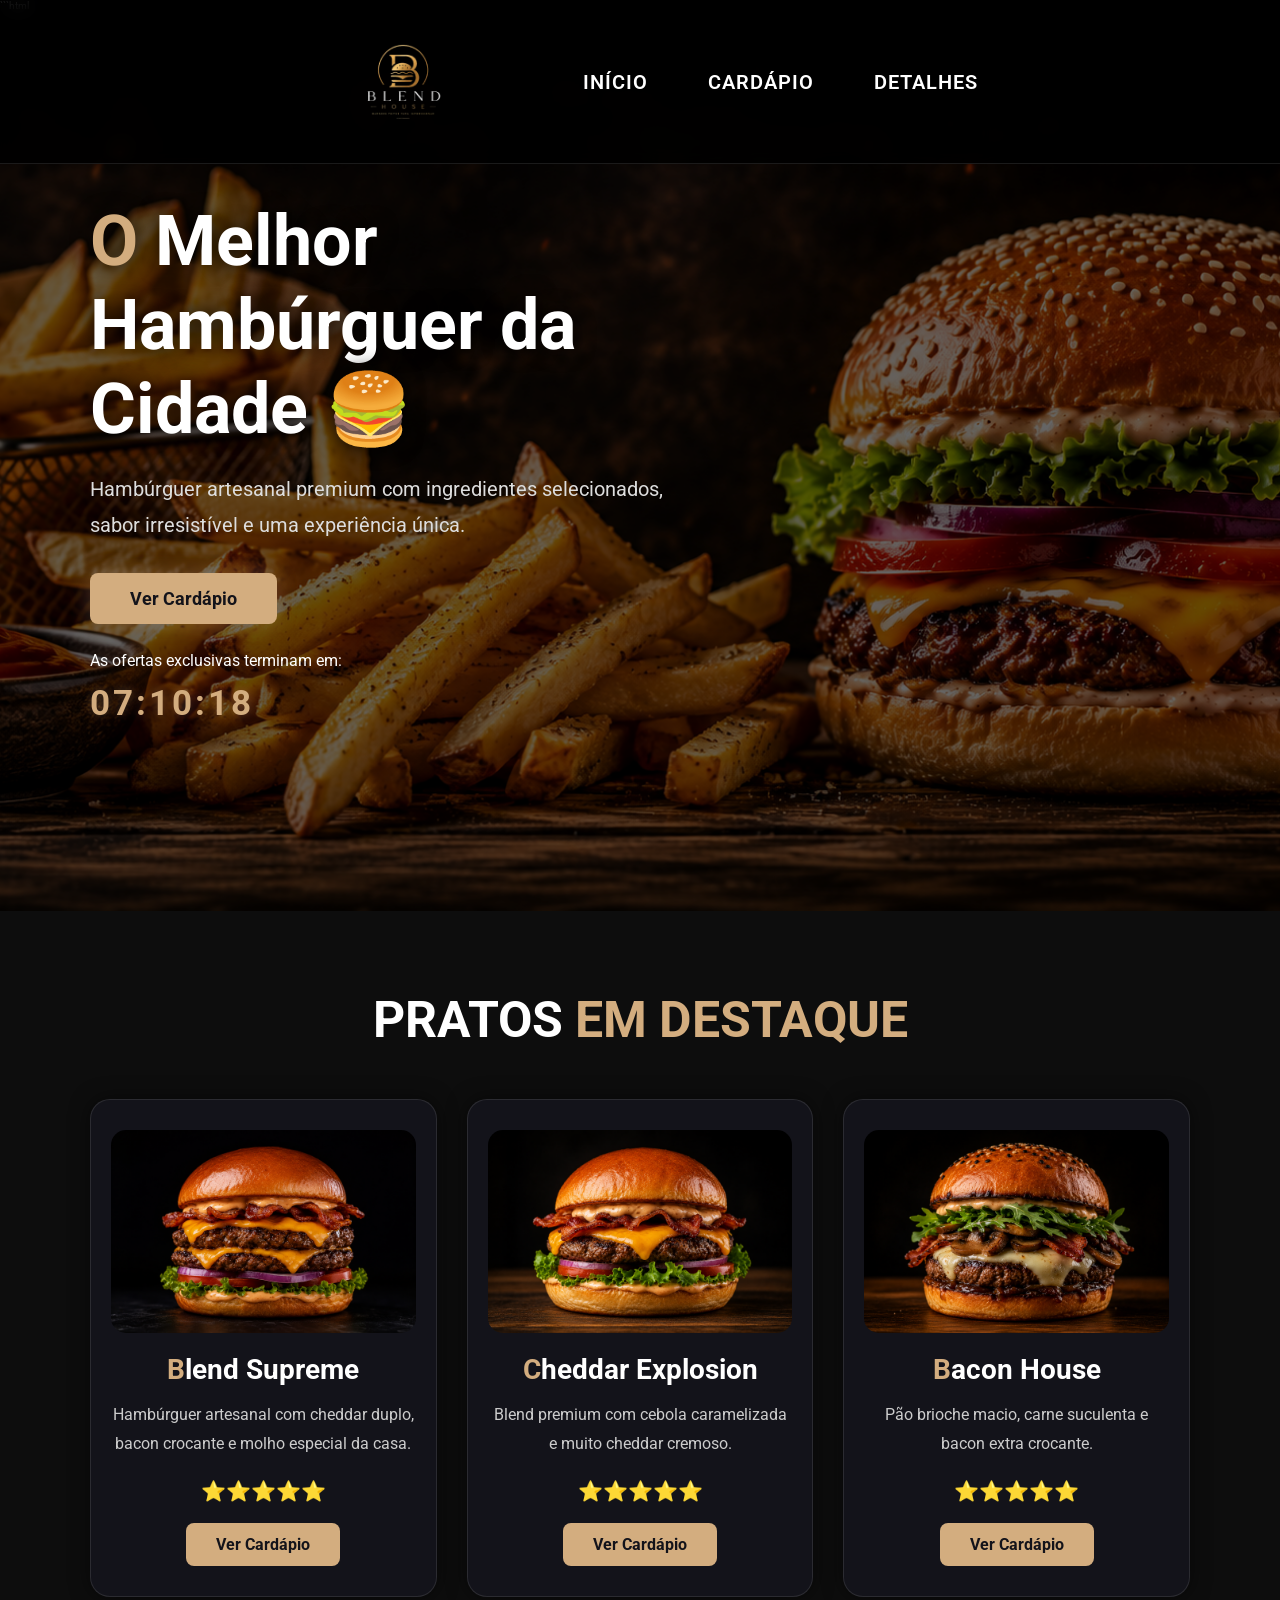
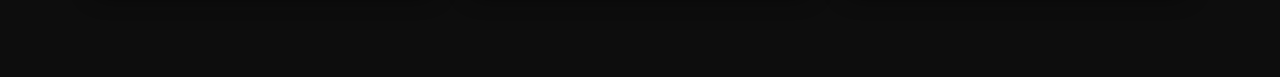
<file: prova restaurante/index.html>
```html
<!doctype html>
<html lang="pt-br">
  <head>
    <meta charset="UTF-8" />
    <meta name="viewport" content="width=device-width, initial-scale=1.0" />

    <title>Blend House 🍔</title>

    <link rel="stylesheet" href="style.css" />

    <link rel="preconnect" href="https://fonts.googleapis.com" />
    <link rel="preconnect" href="https://fonts.gstatic.com" crossorigin />

    <link
      href="https://fonts.googleapis.com/css2?family=Roboto:wght@100;300;400;500;700;900&display=swap"
      rel="stylesheet"
    />
  </head>

  <body>
    <header class="header">
      <section>
        <a href="#" class="logo">
          <img src="arquivo/imagens/blend.png" alt="Logo Blend House" />
        </a>

        <nav class="navbar">
          <ul>
            <li><a href="#">INÍCIO</a></li>
            <li><a href="cardapio.html">CARDÁPIO</a></li>
            <li><a href="detalhes.html">DETALHES</a></li>
          </ul>
        </nav>
      </section>
    </header>

    <section class="home-container">
      <div class="overlay"></div>

      <div class="content">
        <h3>O Melhor Hambúrguer da Cidade 🍔</h3>

        <p>
          Hambúrguer artesanal premium com ingredientes selecionados, sabor
          irresistível e uma experiência única.
        </p>

        <a href="cardapio.html" class="btn">Ver Cardápio</a>

        <div class="contador-ofertas">
          <p>As ofertas exclusivas terminam em:</p>
          <h2 id="contador">00:00:00</h2>
        </div>
      </div>
    </section>

    <section class="destaques">
      <h2 class="titulo">Pratos <span>Em Destaque</span></h2>

      <div class="box-container">
        <div class="box">
          <img src="arquivo/imagens/hamburguer 1.png" alt="Hambúrguer" />

          <h3>Blend Supreme</h3>

          <p>
            Hambúrguer artesanal com cheddar duplo, bacon crocante e molho
            especial da casa.
          </p>

          <div class="estrelas">⭐⭐⭐⭐⭐</div>

          <a href="cardapio.html" class="btn-card">Ver Cardápio</a>
        </div>

        <div class="box">
          <img src="arquivo/imagens/hamburguer-2.png" alt="Hambúrguer" />

          <h3>Cheddar Explosion</h3>

          <p>Blend premium com cebola caramelizada e muito cheddar cremoso.</p>

          <div class="estrelas">⭐⭐⭐⭐⭐</div>

          <a href="cardapio.html" class="btn-card">Ver Cardápio</a>
        </div>

        <div class="box">
          <img src="arquivo/imagens/hamburguer-3.png" alt="Hambúrguer" />

          <h3>Bacon House</h3>

          <p>Pão brioche macio, carne suculenta e bacon extra crocante.</p>

          <div class="estrelas">⭐⭐⭐⭐⭐</div>

          <a href="cardapio.html" class="btn-card">Ver Cardápio</a>
        </div>
      </div>
    </section>

    <script src="js/index.js"></script>
  </body>
</html>
</file>
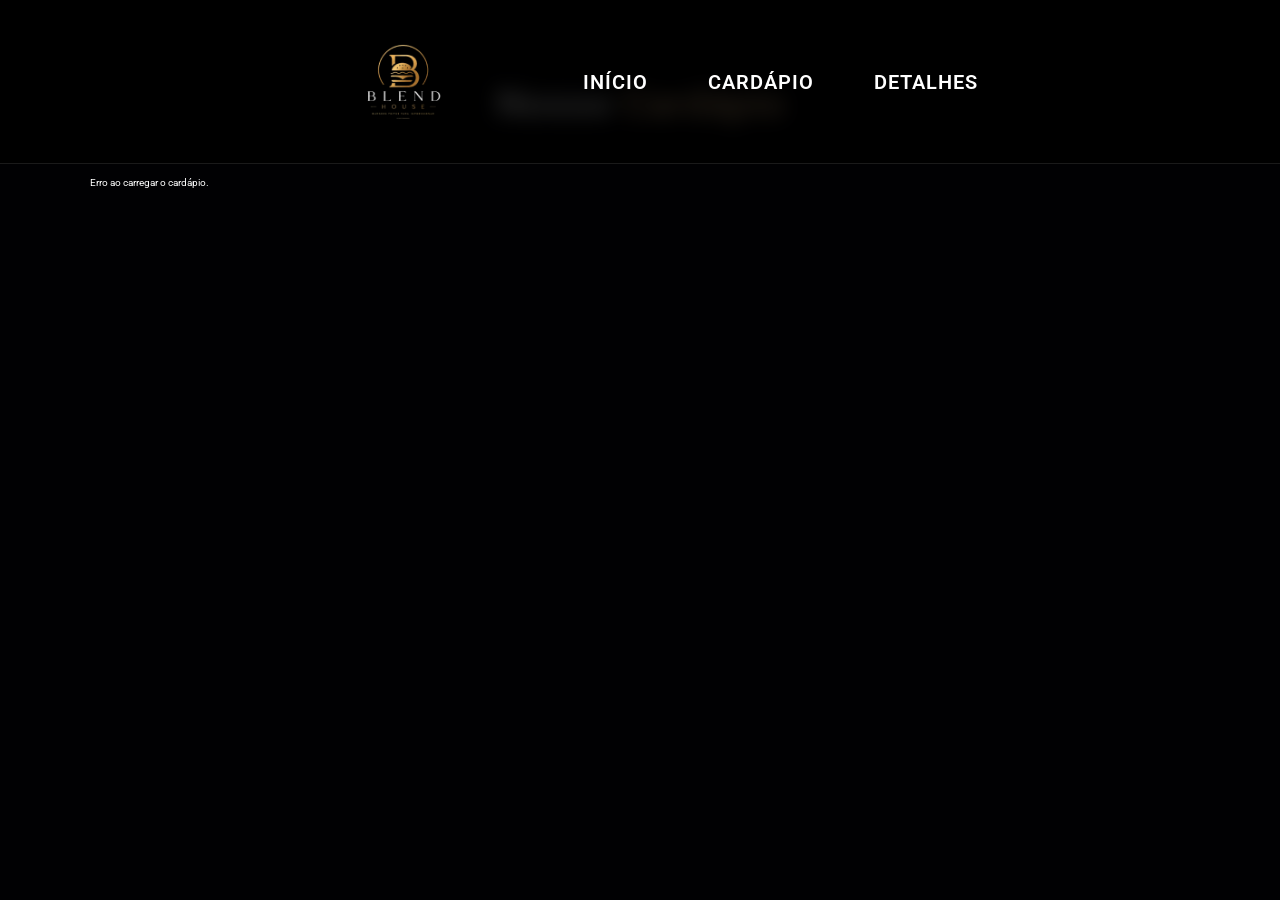
<file: prova restaurante/cardapio.html>
<!doctype html>
<html lang="pt-br">
  <head>
    <meta charset="UTF-8" />
    <meta name="viewport" content="width=device-width, initial-scale=1.0" />

    <title>Cardápio | Blend House 🍔</title>

    <link rel="stylesheet" href="style.css" />

    <link rel="preconnect" href="https://fonts.googleapis.com" />
    <link rel="preconnect" href="https://fonts.gstatic.com" crossorigin />

    <link
      href="https://fonts.googleapis.com/css2?family=Roboto:wght@100;300;400;500;700;900&display=swap"
      rel="stylesheet"
    />
  </head>

  <body>
    <header class="header">
      <section>
        <a href="index.html" class="logo">
          <img src="arquivo/imagens/blend.png" alt="Logo Blend House" />
        </a>

        <nav class="navbar">
          <ul>
            <li><a href="index.html">INÍCIO</a></li>
            <li><a href="cardapio.html">CARDÁPIO</a></li>
            <li><a href="detalhes.html">DETALHES</a></li>
          </ul>
        </nav>
      </section>
    </header>

    <main>
      <section class="products" id="products">
        <h2 class="title">Nosso <span>Cardápio</span></h2>

        <div class="products-container" id="lista-produtos">
          <p>Carregando cardápio...</p>
        </div>
      </section>
    </main>

    <script src="js/cardapio.js"></script>
  </body>
</html>
</file>
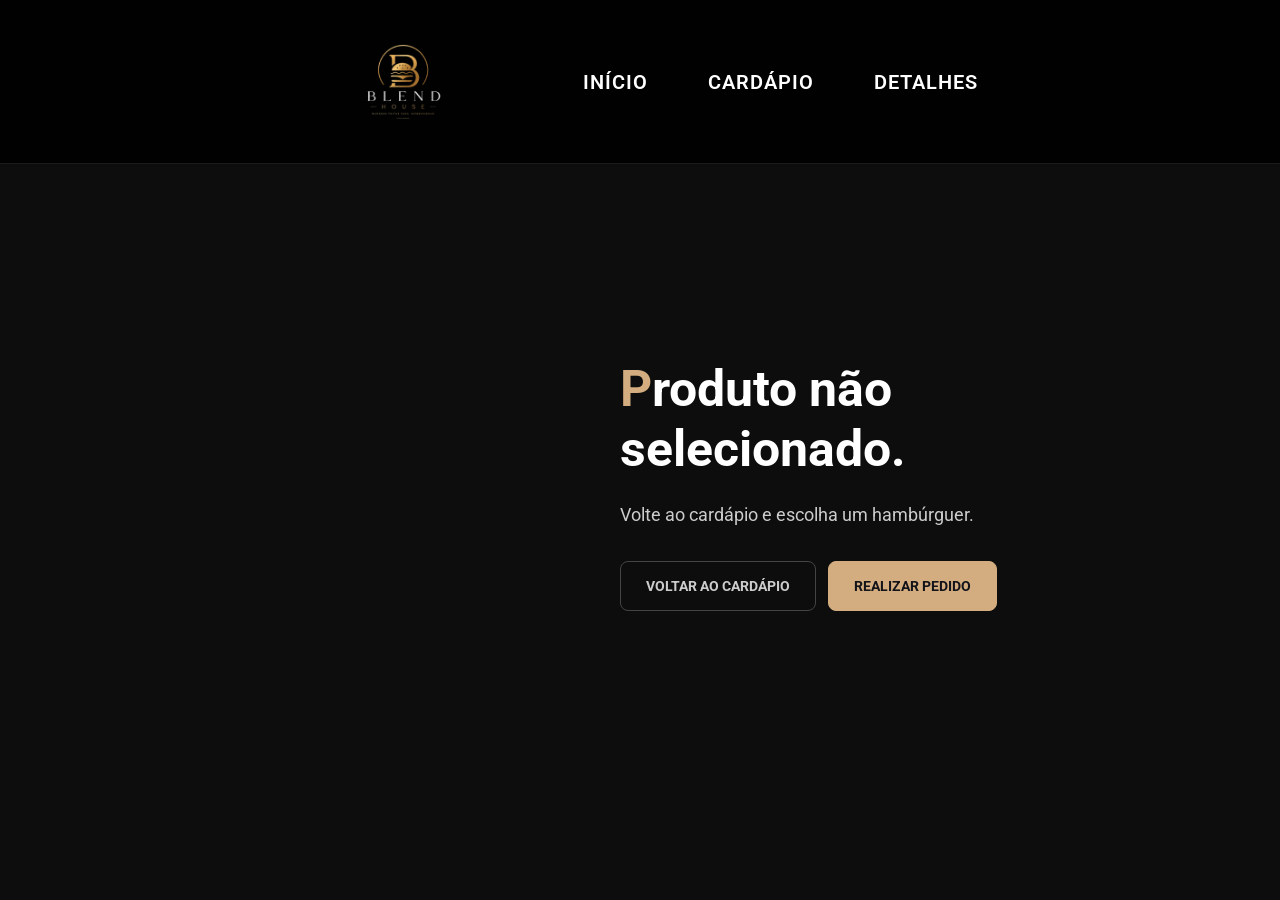
<file: prova restaurante/detalhes.html>
<!doctype html>
<html lang="pt-br">
  <head>
    <meta charset="UTF-8" />
    <meta name="viewport" content="width=device-width, initial-scale=1.0" />

    <title>Detalhes | Blend House 🍔</title>

    <link rel="preconnect" href="https://fonts.googleapis.com" />
    <link rel="preconnect" href="https://fonts.gstatic.com" crossorigin />

    <link
      href="https://fonts.googleapis.com/css2?family=Roboto:wght@400;500;700&display=swap"
      rel="stylesheet"
    />

    <link rel="stylesheet" href="style.css" />
  </head>

  <body>
    <!-- CABEÇALHO -->
    <header class="header">
      <section>
        <a href="index.html" class="logo">
          <img
            src="arquivo/imagens/blend.png"
            alt="Blend House"
          />
        </a>

        <nav class="navbar">
          <ul>
            <li><a href="index.html">INÍCIO</a></li>
            <li><a href="cardapio.html">CARDÁPIO</a></li>
            <li><a href="detalhes.html">DETALHES</a></li>
          </ul>
        </nav>
      </section>
    </header>

    <!-- DETALHES DO PRODUTO -->
    <main>
      <section class="detalhes detalhes-container">
        <div class="imagem-produto">
          <img
            id="imagem-produto"
            src="arquivo/imagens/maior.png"
            alt="Hambúrguer Blend House"
          />
        </div>

        <div class="info-produto">
          <h1 id="nome-produto">
            Carregando produto...
          </h1>

          <p id="descricao-produto">
            Confira os detalhes do nosso hambúrguer.
          </p>

          <div class="botoes-detalhes">
            <a href="cardapio.html" class="btn-voltar">
              VOLTAR AO CARDÁPIO
            </a>

            <button
              type="button"
              class="btn-enviar"
              id="realizar-pedido"
            >
              REALIZAR PEDIDO
            </button>
          </div>
        </div>
      </section>
    </main>

    <!-- MODAL DO PEDIDO -->
    <div
      id="pedido-modal"
      class="pedido-modal"
      aria-hidden="true"
    >
      <div
        class="pedido-caixa"
        role="dialog"
        aria-modal="true"
        aria-labelledby="titulo-pedido"
      >
        <button
          type="button"
          id="fechar-pedido"
          class="fechar-pedido"
          aria-label="Fechar pedido"
        >
          &times;
        </button>

        <h2 id="titulo-pedido">
          Seu pedido 🍔
        </h2>

        <p>Confira os dados do seu pedido.</p>

        <h3 id="pedido-produto">
          Produto selecionado
        </h3>

        <label for="quantidade-pedido">
          Quantidade:
        </label>

        <input
          type="number"
          id="quantidade-pedido"
          min="1"
          max="99"
          value="1"
        />

        <label for="nome-cliente">
          Seu nome:
        </label>

        <input
          type="text"
          id="nome-cliente"
          maxlength="80"
          placeholder="Digite seu nome"
        />

        <p class="pedido-aviso">
          Este pedido é apenas uma simulação.
        </p>

        <div class="botoes-pedido">
          <button
            type="button"
            id="confirmar-pedido"
            class="btn-confirmar"
          >
            CONFIRMAR PEDIDO
          </button>

          <button
            type="button"
            id="cancelar-pedido"
            class="btn-cancelar"
          >
            CANCELAR
          </button>
        </div>

        <!-- MENSAGEM DE SUCESSO -->
        <div class="pedido-sucesso" hidden>
          <p id="mensagem-sucesso"></p>

          <button
            type="button"
            id="voltar-cardapio"
            class="btn-confirmar"
          >
            VOLTAR AO CARDÁPIO
          </button>
        </div>
      </div>
    </div>

    <!-- JAVASCRIPT -->
    <script src="js/detalhes.js"></script>
  </body>
</html>
</file>
<file: prova restaurante/style.css>
:root {
  --main-color: #d3ad7f;
  --black: #13131a;
  --bg: #010103;
  --white: #ffffff;
  --border: 0.1rem solid rgba(255, 255, 255, 0.1);
}

* {
  margin: 0;
  padding: 0;
  box-sizing: border-box;
  text-decoration: none;
  outline: none;
  font-family: "Roboto", sans-serif;
}

html {
  font-size: 62.5%;
  scroll-behavior: smooth;
}

body {
  background: var(--bg);
  color: var(--white);
}

button,
input {
  font-family: inherit;
}

button,
a {
  -webkit-tap-highlight-color: transparent;
}

/* CABEÇALHO */

.header {
  position: fixed;
  top: 0;
  left: 0;
  right: 0;
  z-index: 1000;
  background: rgba(0, 0, 0, 0.85);
  backdrop-filter: blur(10px);
  border-bottom: var(--border);
}

.header section {
  display: flex;
  align-items: center;
  justify-content: center;
  gap: 8rem;
  padding: 1.5rem 7%;
  max-width: 1400px;
  margin: 0 auto;
}

.logo img {
  display: block;
  width: 200px;
  max-width: 100%;
}

.navbar ul {
  display: flex;
  align-items: center;
  gap: 6rem;
  list-style: none;
}

.navbar a {
  color: var(--white);
  font-size: 2rem;
  font-weight: 600;
  letter-spacing: 1px;
  position: relative;
  text-shadow: 0 0 10px rgba(0, 0, 0, 0.8);
  transition: 0.3s;
}

.navbar a::first-letter {
  color: var(--main-color);
}

.navbar a::after {
  content: "";
  position: absolute;
  width: 0;
  height: 2px;
  background: var(--main-color);
  left: 0;
  bottom: -8px;
  transition: 0.3s;
}

.navbar a:hover {
  color: var(--main-color);
}

.navbar a:hover::after {
  width: 100%;
}

/* INÍCIO */

.home-container {
  position: relative;
  min-height: 100vh;
  background-image: url("./arquivo/imagens/imagemprincipal.png");
  background-position: center;
  background-size: cover;
  background-repeat: no-repeat;
  display: flex;
  align-items: center;
  padding: 0 7%;
}

.overlay {
  position: absolute;
  inset: 0;
  background: rgba(0, 0, 0, 0.6);
}

.content {
  position: relative;
  max-width: 60rem;
  z-index: 2;
}

.content h3 {
  color: var(--white);
  font-size: 7rem;
  line-height: 1.2;
  margin-bottom: 2rem;
  text-shadow: 0 0 20px rgba(0, 0, 0, 0.9);
  animation: surgirTitulo 1.5s ease;
}

.content h3::first-letter {
  color: var(--main-color);
}

.content p {
  color: #ddd;
  font-size: 2rem;
  line-height: 1.8;
  margin-bottom: 3rem;
  animation: surgirTexto 2s ease;
}

.btn {
  display: inline-block;
  background: var(--main-color);
  color: var(--black);
  padding: 1.5rem 4rem;
  font-size: 1.8rem;
  font-weight: 700;
  border-radius: 0.8rem;
  cursor: pointer;
  box-shadow: 0 0 20px rgba(211, 173, 127, 0.3);
  transition: 0.3s;
  animation: surgirBotao 2.5s ease;
}

.btn:hover {
  transform: translateY(-3px);
  box-shadow: 0 0 25px rgba(211, 173, 127, 0.5);
}

/* ANIMAÇÕES */

@keyframes surgirTitulo {
  from {
    opacity: 0;
    transform: translateY(-40px);
  }
  to {
    opacity: 1;
    transform: translateY(0);
  }
}

@keyframes surgirTexto {
  from {
    opacity: 0;
    transform: translateX(-40px);
  }
  to {
    opacity: 1;
    transform: translateX(0);
  }
}

@keyframes surgirBotao {
  from {
    opacity: 0;
    transform: scale(0.8);
  }
  to {
    opacity: 1;
    transform: scale(1);
  }
}

@keyframes aparecer {
  from {
    opacity: 0;
    transform: translateY(20px);
  }
  to {
    opacity: 1;
    transform: translateY(0);
  }
}

/* DESTAQUES */

.destaques {
  padding: 8rem 7%;
  background: #0d0d0d;
}

.titulo {
  text-align: center;
  color: var(--white);
  font-size: 5rem;
  margin-bottom: 5rem;
  text-transform: uppercase;
}

.titulo span {
  color: var(--main-color);
}

.box-container {
  display: grid;
  grid-template-columns: repeat(auto-fit, minmax(280px, 1fr));
  gap: 3rem;
}

.box {
  background: #13131a;
  border-radius: 2rem;
  overflow: hidden;
  text-align: center;
  padding: 3rem 2rem;
  border: var(--border);
  box-shadow: 0 0 20px rgba(0, 0, 0, 0.5);
  transition: 0.4s;
}

.box:hover {
  transform: translateY(-8px);
  border-color: rgba(211, 173, 127, 0.5);
  box-shadow: 0 0 25px rgba(211, 173, 127, 0.15);
}

.box img {
  width: 100%;
  border-radius: 1.5rem;
  margin-bottom: 2rem;
  transition: 0.4s;
}

.box:hover img {
  transform: scale(1.03);
}

.box h3 {
  color: var(--white);
  font-size: 2.8rem;
  margin-bottom: 1.5rem;
}

.box h3::first-letter {
  color: var(--main-color);
}

.box p {
  color: #ccc;
  font-size: 1.6rem;
  line-height: 1.8;
  margin-bottom: 2rem;
}

.estrelas {
  font-size: 2rem;
  margin-bottom: 2rem;
  color: #f7c948;
}

.btn-card {
  display: inline-block;
  background: var(--main-color);
  color: var(--black);
  padding: 1.2rem 3rem;
  border-radius: 0.8rem;
  font-size: 1.6rem;
  font-weight: 700;
  transition: 0.3s;
}

.btn-card:hover {
  transform: translateY(-3px);
  box-shadow: 0 0 15px rgba(211, 173, 127, 0.3);
}

/* CARDÁPIO */

.products {
  background: var(--bg);
  padding: 8rem 7%;
}

.title {
  text-align: center;
  color: var(--white);
  font-size: 4rem;
  margin-bottom: 5rem;
}

.title span {
  color: var(--main-color);
}

.products-container {
  display: grid;
  grid-template-columns: repeat(3, minmax(0, 1fr));
  gap: 2rem;
}

.product-card {
  background: var(--black);
  border-radius: 20px;
  overflow: hidden;
  text-align: center;
  padding-bottom: 2rem;
  border: 1px solid rgba(255, 255, 255, 0.1);
  box-shadow: 0 0 15px rgba(0, 0, 0, 0.4);
  transition: 0.3s;
}

.product-card:hover {
  transform: translateY(-6px);
  border-color: var(--main-color);
}

.product-card img {
  display: block;
  width: 100%;
  height: 260px;
  object-fit: cover;
  transition: 0.4s;
}

.product-card:hover img {
  transform: scale(1.03);
}

.product-card h3 {
  color: var(--white);
  font-size: 2.2rem;
  margin-top: 1.5rem;
}

.product-card p {
  color: #ddd;
  font-size: 1.5rem;
  line-height: 1.7;
  padding: 1rem 2rem;
}

.products .btn {
  display: inline-block;
  margin-top: 1rem;
  background: var(--main-color);
  color: var(--black);
  padding: 1.3rem 2.8rem;
  border-radius: 12px;
  font-size: 1.6rem;
  font-weight: 700;
  text-align: center;
  line-height: 1.4;
  box-shadow: 0 0 15px rgba(211, 173, 127, 0.2);
  cursor: pointer;
  transition: 0.3s;
}

.products .btn:hover {
  background: var(--white);
  transform: translateY(-3px);
}

/* DETALHES DO PRODUTO */

.detalhes {
  min-height: 100vh;
  background: #0d0d0d;
  padding: 15rem 7% 8rem;
}

.detalhes-container {
  display: flex;
  align-items: center;
  justify-content: center;
  gap: 6rem;
  flex-wrap: wrap;
}

.imagem-produto {
  flex: 0 1 450px;
}

.imagem-produto img {
  display: block;
  width: 100%;
  border-radius: 1.5rem;
  box-shadow: 0 0 30px rgba(0, 0, 0, 0.5);
  transition: 0.4s;
}

.imagem-produto img:hover {
  transform: scale(1.02);
}

.info-produto {
  max-width: 550px;
  width: 100%;
}

.info-produto h1 {
  color: var(--white);
  font-size: 5rem;
  line-height: 1.2;
  margin-bottom: 2rem;
  overflow-wrap: anywhere;
}

.info-produto h1::first-letter {
  color: var(--main-color);
}

.info-produto p {
  color: #ccc;
  font-size: 1.8rem;
  line-height: 1.8;
  margin-bottom: 3rem;
}

/* BOTÕES DOS DETALHES */

.botoes-detalhes {
  display: flex;
  align-items: center;
  gap: 1.2rem;
  margin-top: 2.5rem;
}

.botoes-detalhes .btn-pedido,
.botoes-detalhes .btn-voltar {
  min-height: 5rem;
  padding: 1.4rem 2.5rem;
  display: inline-flex;
  align-items: center;
  justify-content: center;
  border-radius: 8px;
  font-size: 1.4rem;
  font-weight: 700;
  white-space: nowrap;
  transition: 0.3s;
}

.botoes-detalhes .btn-pedido {
  border: 1px solid var(--main-color);
  background: var(--main-color);
  color: var(--black);
  cursor: pointer;
}

.botoes-detalhes .btn-voltar {
  border: 1px solid #444;
  background: transparent;
  color: #ccc;
}

.botoes-detalhes .btn-pedido:hover:not(:disabled) {
  background: var(--white);
  border-color: var(--white);
  transform: translateY(-2px);
}

.botoes-detalhes .btn-voltar:hover {
  border-color: var(--main-color);
  color: var(--main-color);
}

.botoes-detalhes .btn-pedido:disabled {
  opacity: 0.5;
  cursor: not-allowed;
}

/* BOTÃO REALIZAR PEDIDO */

.formulario {
  max-width: 600px;
  width: calc(100% - 40px);
  margin: 4rem auto;
  padding: 3rem;
  text-align: center;
  background: #13131a;
  border: 1px solid rgba(211, 173, 127, 0.25);
  border-radius: 1.5rem;
}

.formulario h3 {
  color: var(--main-color);
  font-size: 2.5rem;
  margin-bottom: 1.5rem;
}

.formulario p {
  color: #ccc;
  font-size: 1.5rem;
  line-height: 1.7;
  margin-bottom: 2rem;
}

.formulario .btn-enviar {
  display: inline-block;
  width: auto;
  min-width: 240px;
  padding: 1.4rem 3rem;
  margin-top: 0.5rem;
  border: 1px solid var(--main-color);
  border-radius: 0.8rem;
  background: var(--main-color);
  color: var(--black);
  font-size: 1.5rem;
  font-weight: 700;
  letter-spacing: 0.05rem;
  cursor: pointer;
  animation: none;
  box-shadow: none;
  transition: 0.3s;
}

.formulario .btn-enviar:hover {
  background: var(--white);
  border-color: var(--white);
  transform: translateY(-3px);
  box-shadow: 0 5px 20px rgba(211, 173, 127, 0.15);
}

/* CONTADOR DE OFERTAS */

.contador-ofertas {
  margin-top: 2.5rem;
}

.contador-ofertas p {
  color: var(--white);
  font-size: 1.6rem;
  line-height: 1.5;
  margin-bottom: 1rem;
}

#contador {
  color: var(--main-color);
  font-size: 3.5rem;
  font-weight: 700;
  letter-spacing: 0.3rem;
  text-shadow: 0 0 10px rgba(211, 173, 127, 0.3);
}

/* DESCRIÇÃO DO CARDÁPIO */

.descricao-cardapio {
  text-align: center;
  color: #ccc;
  font-size: 1.6rem;
  margin: -1rem 0 3rem;
}

#lista-produtos > p {
  color: var(--white);
  text-align: center;
  font-size: 1.6rem;
  width: 100%;
  padding: 2rem;
}

/* MODAL DO PEDIDO */

.pedido-modal {
  position: fixed;
  inset: 0;
  background: rgba(0, 0, 0, 0.8);
  display: none;
  align-items: center;
  justify-content: center;
  padding: 20px;
  z-index: 9999;
  overflow-y: auto;
}

.pedido-modal.ativo {
  display: flex;
}

.pedido-caixa {
  position: relative;
  background: #13131a;
  color: var(--white);
  width: 100%;
  max-width: 430px;
  padding: 3rem;
  border: 1px solid rgba(211, 173, 127, 0.4);
  border-radius: 18px;
  text-align: center;
  box-shadow: 0 10px 40px rgba(0, 0, 0, 0.5);
  margin: auto;
}

.fechar-pedido {
  position: absolute;
  top: 10px;
  right: 15px;
  background: transparent;
  color: var(--white);
  border: none;
  font-size: 3rem;
  cursor: pointer;
}

.pedido-caixa h2 {
  font-size: 2.6rem;
  color: var(--main-color);
  margin-bottom: 1rem;
}

.pedido-caixa > p {
  color: #ccc;
  font-size: 1.4rem;
  line-height: 1.6;
  margin-bottom: 1.5rem;
}

#pedido-produto {
  font-size: 1.8rem;
  color: var(--white);
  margin: 1.5rem 0;
  overflow-wrap: anywhere;
}

.pedido-caixa label {
  display: block;
  text-align: left;
  font-size: 1.4rem;
  margin: 1.5rem 0 0.5rem;
  color: #ddd;
}

.pedido-caixa input {
  display: block;
  width: 100%;
  padding: 1.2rem;
  border: 1px solid #555;
  border-radius: 8px;
  background: #1d1d23;
  color: var(--white);
  font-size: 1.6rem;
}

.pedido-caixa input:focus {
  border-color: var(--main-color);
}

.pedido-aviso {
  color: #bbb;
  font-size: 1.2rem;
  margin: 1.5rem 0;
}

.botoes-pedido {
  display: flex;
  flex-direction: column;
  gap: 0.5rem;
}

.btn-confirmar,
.btn-cancelar,
#voltar-cardapio {
  width: 100%;
  padding: 1.4rem;
  border-radius: 8px;
  font-size: 1.5rem;
  font-weight: 700;
  cursor: pointer;
  margin-top: 1rem;
  transition: 0.3s;
}

.btn-confirmar,
#voltar-cardapio {
  background: var(--main-color);
  color: var(--black);
  border: 1px solid var(--main-color);
}

.btn-confirmar:hover,
#voltar-cardapio:hover {
  background: var(--white);
  border-color: var(--white);
}

.btn-cancelar {
  background: transparent;
  border: 1px solid #666;
  color: var(--white);
}

.btn-cancelar:hover {
  border-color: var(--main-color);
  color: var(--main-color);
}

.pedido-sucesso {
  margin-top: 2rem;
  animation: aparecer 0.4s ease;
}

.pedido-sucesso p {
  font-size: 1.5rem;
  line-height: 1.6;
  margin-bottom: 1.5rem;
}

/* ESCONDER ELEMENTOS */

[hidden] {
  display: none !important;
}

/* RESPONSIVIDADE */

@media (max-width: 991px) {
  .header section {
    gap: 3rem;
  }

  .navbar ul {
    gap: 3rem;
  }

  .products-container {
    grid-template-columns: repeat(2, minmax(0, 1fr));
  }

  .detalhes-container {
    gap: 4rem;
  }
}

@media (max-width: 768px) {
  html {
    font-size: 55%;
  }

  .header section {
    flex-direction: column;
    gap: 2rem;
  }

  .navbar ul {
    gap: 2rem;
  }

  .navbar a {
    font-size: 1.6rem;
  }

  .logo img {
    width: 140px;
  }

  .content h3 {
    font-size: 5rem;
  }

  .content p {
    font-size: 1.7rem;
  }

  .products-container {
    grid-template-columns: 1fr;
  }

  .detalhes {
    padding: 17rem 6% 5rem;
  }

  .detalhes-container {
    flex-direction: column;
    gap: 3rem;
  }

  .imagem-produto {
    flex-basis: auto;
    width: 100%;
    max-width: 480px;
  }

  .info-produto {
    max-width: 550px;
  }

  .info-produto h1 {
    font-size: 4rem;
  }

  .info-produto p {
    font-size: 1.6rem;
  }

  .titulo {
    font-size: 3.5rem;
  }

  #contador {
    font-size: 2.8rem;
  }
}

@media (max-width: 480px) {
  .navbar ul {
    gap: 1.5rem;
  }

  .navbar a {
    font-size: 1.4rem;
  }

  .botoes-detalhes {
    flex-direction: column;
    align-items: stretch;
  }

  .botoes-detalhes .btn-pedido,
  .botoes-detalhes .btn-voltar {
    width: 100%;
  }

  .formulario {
    padding: 2.5rem 1.8rem;
  }

  .formulario .btn-enviar {
    width: 100%;
    min-width: 0;
  }

  .pedido-caixa {
    padding: 2.5rem 2rem;
  }
}

/* CORREÇÃO DOS BOTÕES DOS DETALHES */

.botoes-detalhes {
  display: flex;
  align-items: center;
  flex-wrap: wrap;
  gap: 1.2rem;
  margin-top: 2.5rem;
}

.botoes-detalhes .btn-enviar,
.botoes-detalhes .btn-pedido,
.botoes-detalhes .btn-voltar {
  min-height: 5rem;
  padding: 1.4rem 2.5rem;
  display: inline-flex;
  align-items: center;
  justify-content: center;
  border-radius: 8px;
  font-size: 1.4rem;
  font-weight: 700;
  white-space: nowrap;
  transition: 0.3s;
  animation: none;
  box-shadow: none;
}

.botoes-detalhes .btn-enviar,
.botoes-detalhes .btn-pedido {
  border: 1px solid var(--main-color);
  background: var(--main-color);
  color: var(--black);
  cursor: pointer;
}

.botoes-detalhes .btn-voltar {
  border: 1px solid #444;
  background: transparent;
  color: #ccc;
}

.botoes-detalhes .btn-enviar:hover,
.botoes-detalhes .btn-pedido:hover {
  background: var(--white);
  border-color: var(--white);
  transform: translateY(-2px);
}

.botoes-detalhes .btn-voltar:hover {
  border-color: var(--main-color);
  color: var(--main-color);
}

/* DETALHES NO CELULAR */

@media (max-width: 480px) {
  .botoes-detalhes {
    flex-direction: column;
    align-items: stretch;
  }

  .botoes-detalhes .btn-enviar,
  .botoes-detalhes .btn-pedido,
  .botoes-detalhes .btn-voltar {
    width: 100%;
    white-space: normal;
  }
}
</file>
